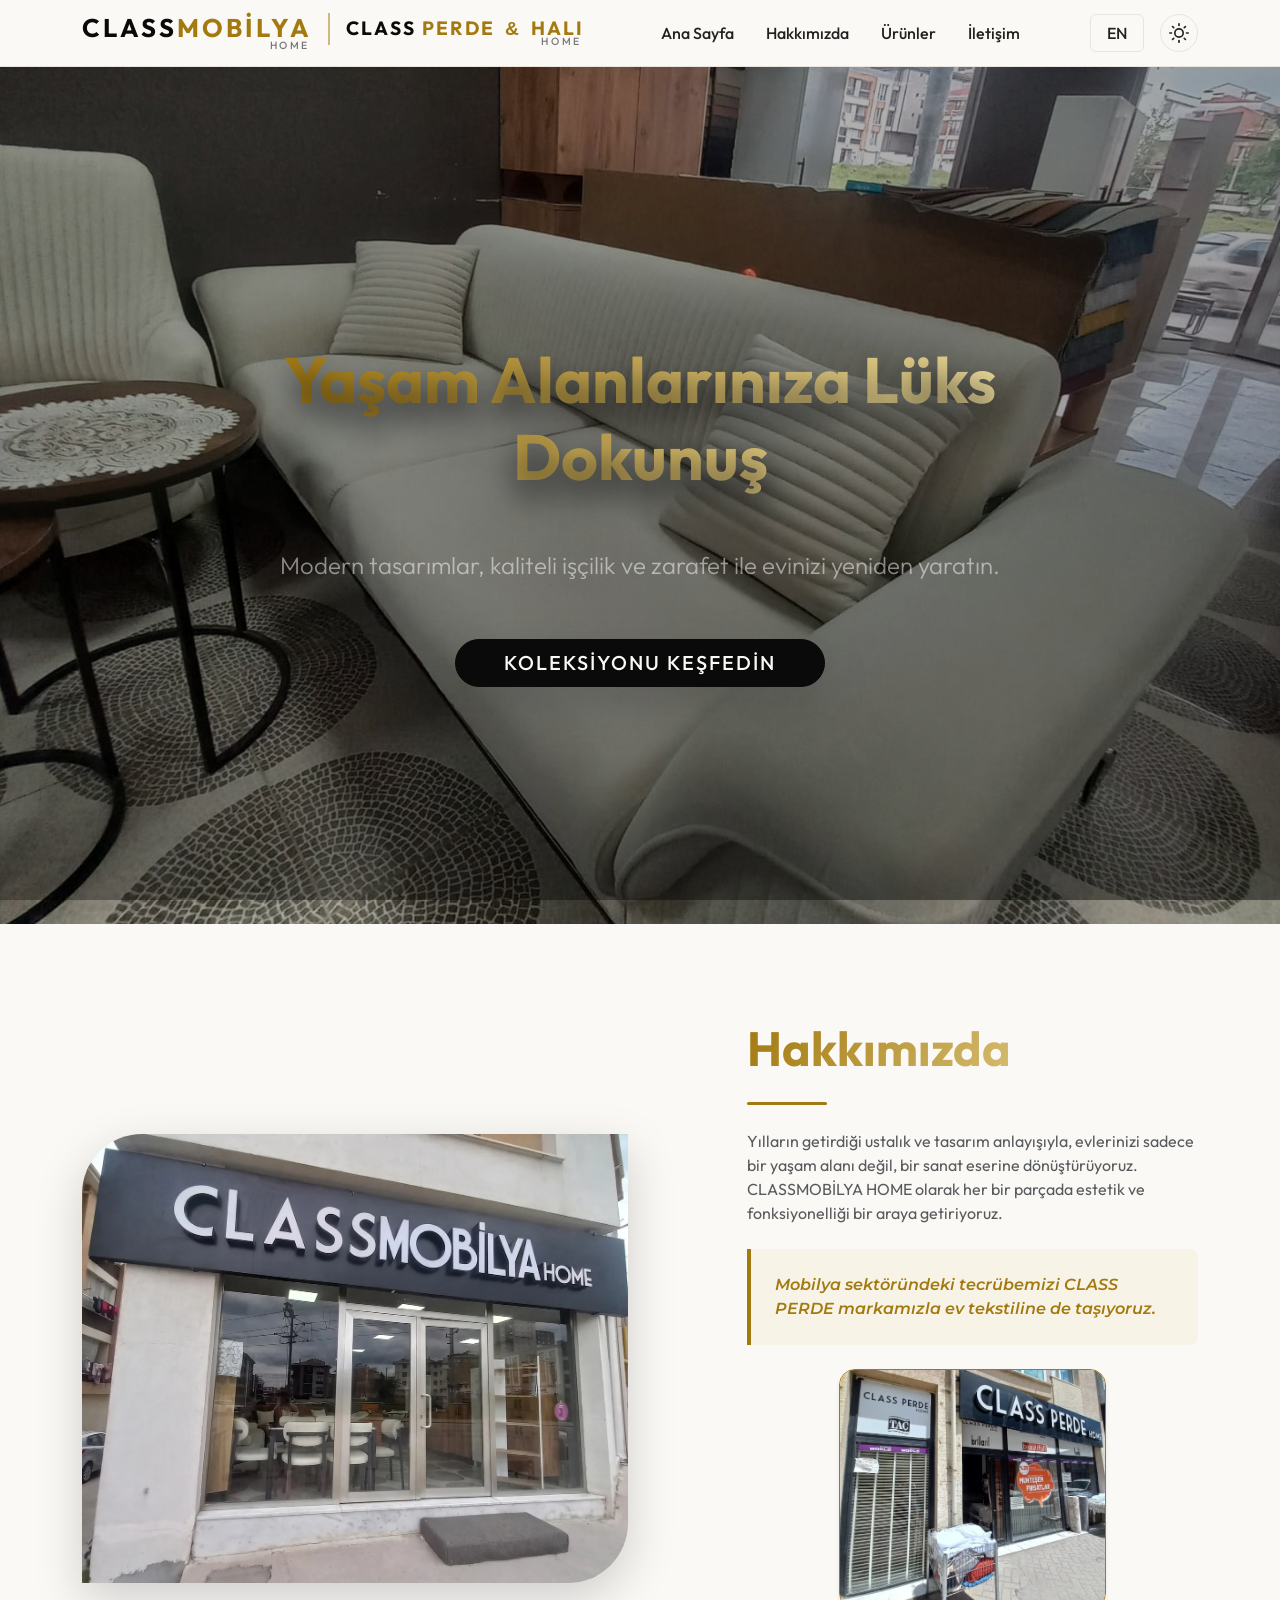
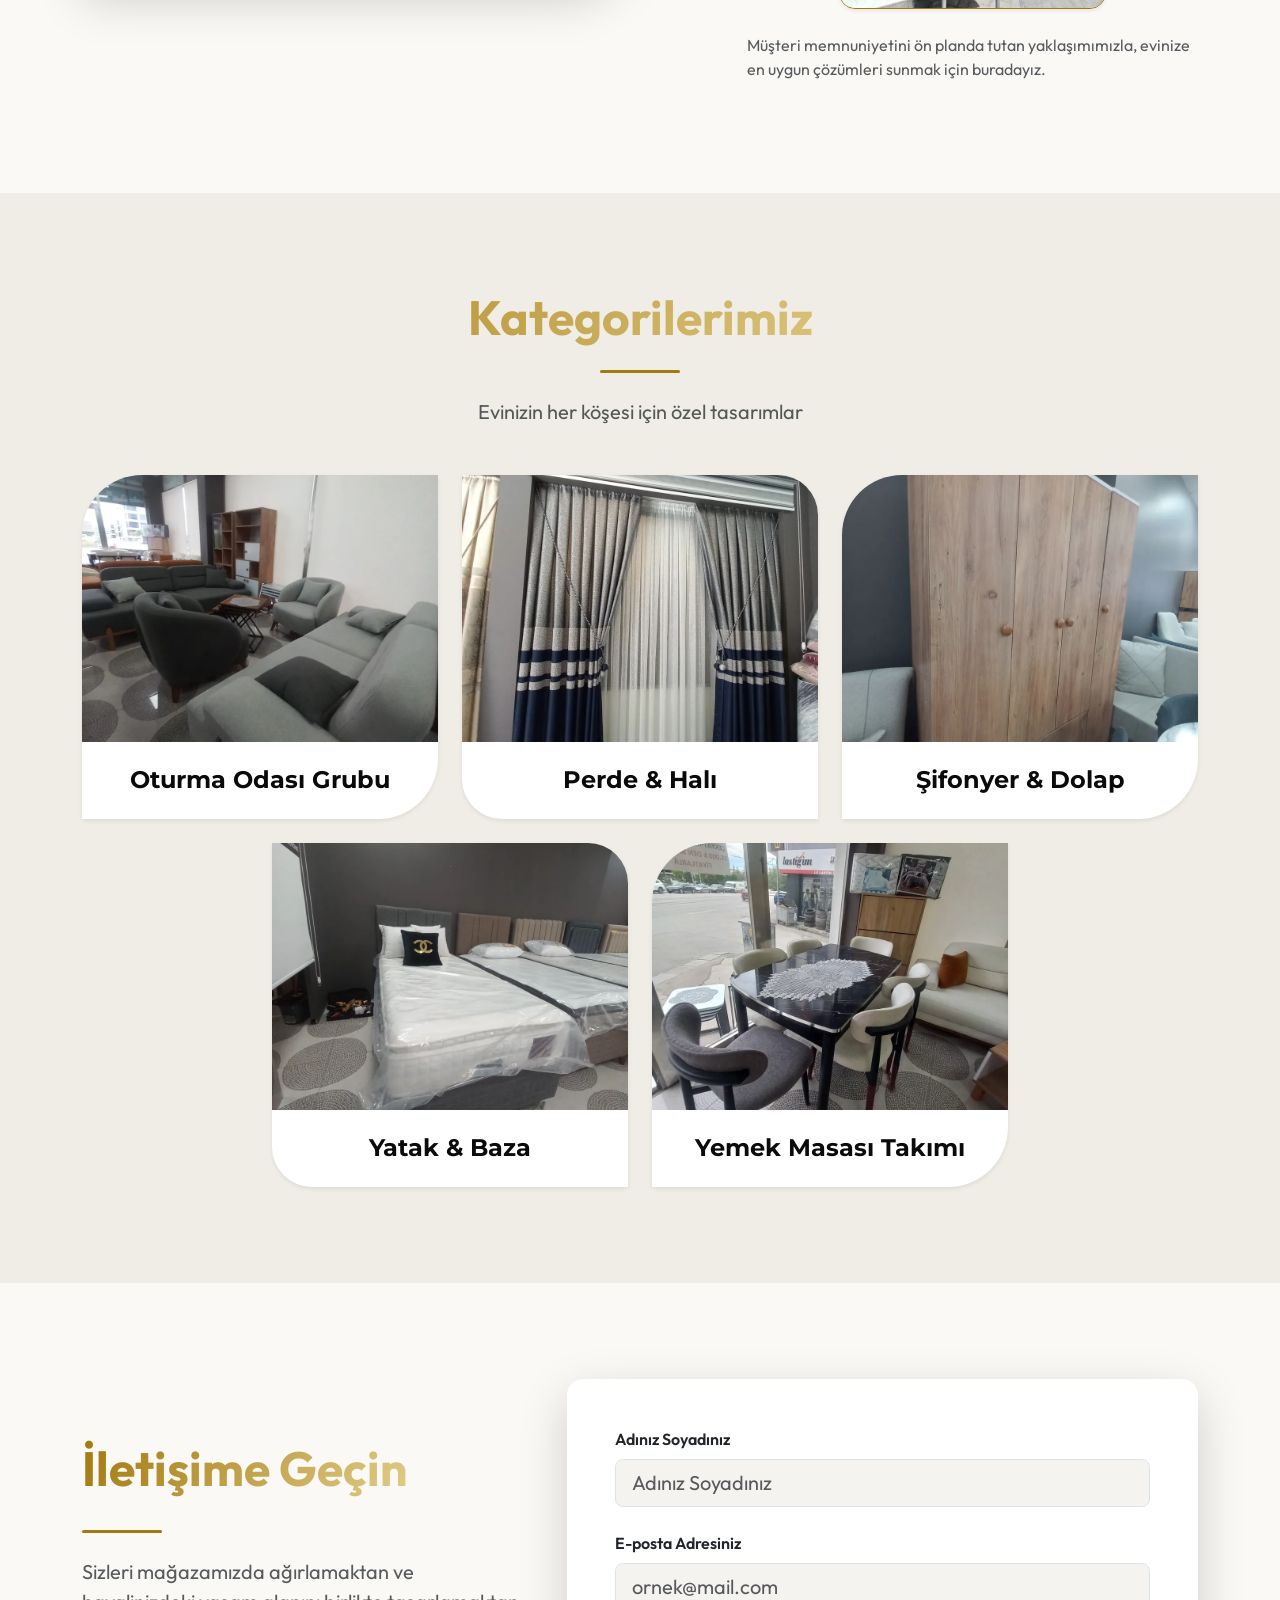
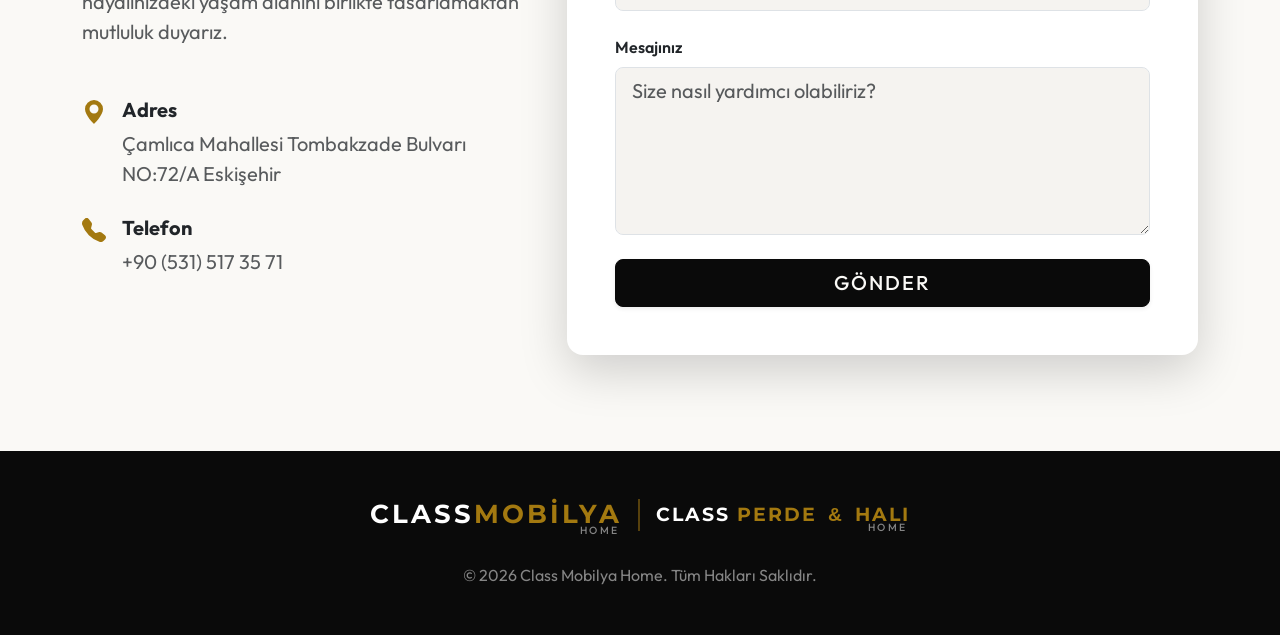
<file: index.html>
<!DOCTYPE html>
<html lang="tr" data-theme="light">
<head>
    <meta charset="UTF-8">
    <meta name="viewport" content="width=device-width, initial-scale=1.0">
    <meta name="description" content="CLASSMOBİLYA HOME ve CLASS PERDE ile evinize lüks ve zarafet katın. Kaliteli mobilya ve ev tekstili koleksiyonumuzu keşfedin.">
    <title>CLASSMOBİLYA HOME | Lüks Mobilya ve Ev Tekstili</title>

    <link rel="icon" type="image/png" href="favicon.png">

    <meta property="og:title" content="CLASSMOBİLYA HOME">
    <meta property="og:description" content="Lüks mobilya ve ev tekstilinde kalite ve şıklığın adresi.">
    <meta property="og:type" content="website">
    <meta property="og:url" content="https://www.classmobilyahome.com">

    <link href="https://cdn.jsdelivr.net/npm/bootstrap@5.3.3/dist/css/bootstrap.min.css" rel="stylesheet" integrity="sha384-QWTKZyjpPEjISv5WaRU9OFeRpok6YctnYmDr5pNlyT2bRjXh0JMhjY6hW+ALEwIH" crossorigin="anonymous">

    <link rel="preconnect" href="https://cdn.jsdelivr.net" crossorigin>
    <link rel="preconnect" href="https://fonts.googleapis.com">
    <link rel="preconnect" href="https://fonts.gstatic.com" crossorigin>
    <link href="https://fonts.googleapis.com/css2?family=Outfit:wght@300;400;500;600&family=Montserrat:wght@400;500;600;700&display=swap" rel="stylesheet">

    <link rel="preconnect" href="https://www.googletagmanager.com">
    <link rel="preload" as="image" href="fotograflar/koltuk.jpeg" fetchpriority="high">

    <link rel="stylesheet" href="css/style.css?v=9">

    <script async src="https://www.googletagmanager.com/gtag/js?id=G-TEST123456"></script>
    <script>
      window.dataLayer = window.dataLayer || [];
      function gtag(){dataLayer.push(arguments);}
      gtag('js', new Date());
      gtag('config', 'G-TEST123456');
    </script>
</head>
<body>
    
    <a href="#main-content" class="skip-link" data-i18n="skip_link">Ana içeriğe atla</a>
    
    <header class="header glass-header fixed-top transition-base">
        <div class="container">
            <nav class="navbar navbar-expand-lg custom-navbar" aria-label="Ana Menü">
                <a class="navbar-brand logo d-flex align-items-center text-decoration-none gap-1 gap-md-3" href="index.html" aria-label="Ana Sayfa">
                    <div class="d-flex flex-column align-items-end">
                        <h1 class="mb-0">CLASS<span class="text-secondary-gold">MOBİLYA</span></h1>
                        <span class="logo-subtitle tracking-widest text-uppercase" style="margin-top: -6px; padding-right: 2px;">HOME</span>
                    </div>
                    <div class="vr theme-divider opacity-50" style="height: 32px; width: 2px;"></div>
                    <div class="d-flex flex-column align-items-end">
                        <h2 class="mb-0">CLASS <span class="text-secondary-gold">PERDE <span style="font-family: Arial, sans-serif;" class="mx-1">&amp;</span> HALI</span></h2>
                        <span class="logo-subtitle tracking-widest text-uppercase" style="margin-top: -6px; padding-right: 2px;">HOME</span>
                    </div>
                </a>
                
                <button class="navbar-toggler custom-toggler" type="button" data-bs-toggle="collapse" data-bs-target="#mainNav" aria-controls="mainNav" aria-expanded="false" aria-label="Menüyü Aç/Kapat">
                    <span class="navbar-toggler-icon"></span>
                </button>

                <div class="collapse navbar-collapse" id="mainNav">
                    <ul class="navbar-nav mx-auto mb-2 mb-lg-0 nav-list">
                        <li class="nav-item">
                            <a class="nav-link px-3" href="index.html#hero" data-i18n="nav_home">Ana Sayfa</a>
                        </li>
                        <li class="nav-item">
                            <a class="nav-link px-3" href="index.html#about" data-i18n="nav_about">Hakkımızda</a>
                        </li>
                        
                        <li class="nav-item dropdown dropdown-hover">
                            <a class="nav-link px-3 dropdown-toggle" href="urunler.html" id="navbarDropdown" role="button" data-bs-toggle="dropdown" aria-expanded="false" data-i18n="nav_products">
                                Ürünler
                            </a>
                            <ul class="dropdown-menu shadow-lg border-0" aria-labelledby="navbarDropdown">
                                <li><a class="dropdown-item" href="urunler.html?kategori=koltuklar" data-i18n="filter_sofas">Koltuklar</a></li>
                                <li><a class="dropdown-item" href="urunler.html?kategori=perde" data-i18n="filter_curtains">Perde & Halı</a></li>
                                <li><a class="dropdown-item" href="urunler.html?kategori=dolap" data-i18n="filter_cabinets">Şifonyer & Dolap</a></li>
                                <li><a class="dropdown-item" href="urunler.html?kategori=yatak" data-i18n="filter_beds">Yatak & Baza</a></li>
                                <li><a class="dropdown-item" href="urunler.html?kategori=yemek-masasi" data-i18n="filter_dining">Yemek Masaları</a></li>
                                <li><hr class="dropdown-divider"></li>
                                <li><a class="dropdown-item" href="urunler.html?kategori=all" data-i18n="filter_all">Tüm Koleksiyon</a></li>
                            </ul>
                        </li>
                        <li class="nav-item">
                            <a class="nav-link px-3" href="index.html#contact" data-i18n="nav_contact">İletişim</a>
                        </li>
                    </ul>
                    
                    <div class="d-flex align-items-center gap-3">
                        
                        <button id="dil-degistirici" class="btn btn-outline-secondary lang-btn fw-medium d-flex align-items-center justify-content-center px-3" aria-label="Dili Değiştir">
                            EN
                        </button>

                        <button id="tema-degistirici" class="btn theme-toggle rounded-circle d-flex align-items-center justify-content-center p-2" aria-label="Karanlık/Aydınlık Tema Değiştir">
                            <svg class="sun-icon" xmlns="http://www.w3.org/2000/svg" width="20" height="20" viewBox="0 0 24 24" fill="none" stroke="currentColor" stroke-width="2" stroke-linecap="round" stroke-linejoin="round" aria-hidden="true"><circle cx="12" cy="12" r="5"></circle><line x1="12" y1="1" x2="12" y2="3"></line><line x1="12" y1="21" x2="12" y2="23"></line><line x1="4.22" y1="4.22" x2="5.64" y2="5.64"></line><line x1="18.36" y1="18.36" x2="19.78" y2="19.78"></line><line x1="1" y1="12" x2="3" y2="12"></line><line x1="21" y1="12" x2="23" y2="12"></line><line x1="4.22" y1="19.78" x2="5.64" y2="18.36"></line><line x1="18.36" y1="5.64" x2="19.78" y2="4.22"></line></svg>
                            <svg class="moon-icon" xmlns="http://www.w3.org/2000/svg" width="20" height="20" viewBox="0 0 24 24" fill="none" stroke="currentColor" stroke-width="2" stroke-linecap="round" stroke-linejoin="round" aria-hidden="true"><path d="M21 12.79A9 9 0 1 1 11.21 3 7 7 0 0 0 21 12.79z"></path></svg>
                        </button>
                    </div>
                </div>
            </nav>
        </div>
    </header>

    <main id="main-content">
        
        <section id="hero" class="hero d-flex align-items-center position-relative overflow-hidden z-1" aria-labelledby="hero-title">
            <div class="hero-bg position-absolute w-100 h-100 z-n1"></div>
            <div class="container">
                <div class="row">
                    <div class="col-lg-8 mx-auto text-center hero-content">
                        <h2 id="hero-title" class="display-3 fw-bold mb-4 text-white text-shadow-lg text-gradient" data-i18n="hero_title">Yaşam Alanlarınıza Lüks Dokunuş</h2>
                        <div class="animated-line bg-white"></div>
                        <p class="lead mb-5 text-white-50 fw-light fs-4 mt-4" data-i18n="hero_subtitle">Modern tasarımlar, kaliteli işçilik ve zarafet ile evinizi yeniden yaratın.</p>
                        <a href="urunler.html" class="btn btn-premium btn-lg rounded-pill text-uppercase px-5 shadow-lg mt-2" data-i18n="hero_btn">Koleksiyonu Keşfedin</a>
                    </div>
                </div>
            </div>
        </section>

        <section id="about" class="section py-6" aria-labelledby="about-title">
            <div class="container">
                <div class="row align-items-center gy-5">
                    <div class="col-lg-6 reveal">
                        <div class="image-wrapper position-relative shape-asymmetric overflow-hidden shadow-lg premium-border">
                            <img src="fotograflar/dukkan-tabelasi/tabela.webp" alt="Class Mobilya Mağazası" class="img-fluid w-100 object-fit-cover" width="800" height="600" loading="lazy" decoding="async">
                        </div>
                    </div>
                    <div class="col-lg-5 offset-lg-1 reveal">
                        <h2 id="about-title" class="display-5 fw-bold mb-2 text-primary-dark text-gradient" data-i18n="about_title">Hakkımızda</h2>
                        <div class="animated-line ms-0 mb-4"></div>
                        <p class="fs-6 text-muted mb-4" data-i18n="about_p1">Yılların getirdiği ustalık ve tasarım anlayışıyla, evlerinizi sadece bir yaşam alanı değil, bir sanat eserine dönüştürüyoruz. CLASSMOBİLYA HOME olarak her bir parçada estetik ve fonksiyonelliği bir araya getiriyoruz.</p>
                        <div class="highlight-box p-4 border-start border-4 border-secondary-gold bg-light-gold rounded-end-3 mb-4">
                            <p class="fs-6 mb-0 fst-italic text-secondary-gold fw-semibold font-display" data-i18n="about_highlight">Mobilya sektöründeki tecrübemizi CLASS PERDE markamızla ev tekstiline de taşıyoruz.</p>
                        </div>
                        <div class="mb-4 text-center">
                            <img src="fotograflar/dukkan-tabelasi/classperde.webp" alt="Class Perde Mağazası" class="img-fluid rounded-4 shadow-sm border border-secondary-gold" width="400" height="300" style="max-height: 240px; width: auto;" loading="lazy" decoding="async">
                        </div>
                        <p class="fs-6 text-muted" data-i18n="about_p2">Müşteri memnuniyetini ön planda tutan yaklaşımımızla, evinize en uygun çözümleri sunmak için buradayız.</p>
                    </div>
                </div>
            </div>
        </section>

        <section id="categories" class="section py-6 bg-alt" aria-labelledby="categories-title">
            <div class="container">
                <div class="text-center mb-5 reveal">
                    <h2 id="categories-title" class="display-5 fw-bold text-primary-dark mb-2 text-gradient" data-i18n="categories_title">Kategorilerimiz</h2>
                    <div class="animated-line mx-auto mb-4"></div>
                    <p class="fs-5 text-muted" data-i18n="categories_subtitle">Evinizin her köşesi için özel tasarımlar</p>
                </div>

                <div class="row g-4 justify-content-center">
                    
                    <div class="col-md-6 col-lg-4 reveal">
                        <a href="urunler.html?kategori=koltuklar" class="text-decoration-none">
                            <div class="card border-0 shadow-sm hover-float bg-card overflow-hidden h-100 shape-asymmetric">
                                <div class="ratio ratio-4x3 card-img-wrapper">
                                    <img src="fotograflar/oturma-odasi.webp" alt="Oturma Odası Grubu" class="object-fit-cover" width="600" height="450" loading="lazy" decoding="async">
                                </div>
                                <div class="card-body text-center p-4 bg-primary-dark">
                                    <h3 class="h4 font-display fw-bold mb-0 text-primary-dark" data-i18n="filter_sofas">Oturma Odası Grubu</h3>
                                </div>
                            </div>
                        </a>
                    </div>

                    <div class="col-md-6 col-lg-4 reveal">
                        <a href="urunler.html?kategori=perde" class="text-decoration-none">
                            <div class="card border-0 shadow-sm hover-float bg-card overflow-hidden h-100 shape-asymmetric-alt">
                                <div class="ratio ratio-4x3 card-img-wrapper">
                                    <img src="fotograflar/perde.webp" alt="Perde & Halı" class="object-fit-cover" width="600" height="450" loading="lazy" decoding="async">
                                </div>
                                <div class="card-body text-center p-4">
                                    <h3 class="h4 font-display fw-bold mb-0 text-primary-dark" data-i18n="filter_curtains">CLASS PERDE & HALI</h3>
                                </div>
                            </div>
                        </a>
                    </div>

                    <div class="col-md-6 col-lg-4 reveal">
                        <a href="urunler.html?kategori=dolap" class="text-decoration-none">
                            <div class="card border-0 shadow-sm hover-float bg-card overflow-hidden h-100 shape-asymmetric">
                                <div class="ratio ratio-4x3 card-img-wrapper">
                                    <img src="fotograflar/dolap.webp" alt="Şifonyer & Dolap" class="object-fit-cover" width="600" height="450" loading="lazy" decoding="async">
                                </div>
                                <div class="card-body text-center p-4">
                                    <h3 class="h4 font-display fw-bold mb-0 text-primary-dark" data-i18n="filter_cabinets">Şifonyer & Dolap</h3>
                                </div>
                            </div>
                        </a>
                    </div>

                    <div class="col-md-6 col-lg-4 reveal">
                        <a href="urunler.html?kategori=yatak" class="text-decoration-none">
                            <div class="card border-0 shadow-sm hover-float bg-card overflow-hidden h-100 shape-asymmetric-alt">
                                <div class="ratio ratio-4x3 card-img-wrapper">
                                    <img src="fotograflar/yatak.webp" alt="Yatak & Baza" class="object-fit-cover" width="600" height="450" loading="lazy" decoding="async">
                                </div>
                                <div class="card-body text-center p-4">
                                    <h3 class="h4 font-display fw-bold mb-0 text-primary-dark" data-i18n="filter_beds">Yatak & Baza</h3>
                                </div>
                            </div>
                        </a>
                    </div>

                    <div class="col-md-6 col-lg-4 reveal">
                        <a href="urunler.html?kategori=yemek-masasi" class="text-decoration-none">
                            <div class="card border-0 shadow-sm hover-float bg-card overflow-hidden h-100 shape-asymmetric">
                                <div class="ratio ratio-4x3 card-img-wrapper">
                                    <img src="fotograflar/yemek-masasi.webp" alt="Yemek Masası Takımı" class="object-fit-cover" width="600" height="450" loading="lazy" decoding="async">
                                </div>
                                <div class="card-body text-center p-4">
                                    <h3 class="h4 font-display fw-bold mb-0 text-primary-dark" data-i18n="filter_dining">Yemek Masası Takımı</h3>
                                </div>
                            </div>
                        </a>
                    </div>
                </div>
            </div>
        </section>

        <section id="contact" class="section py-6" aria-labelledby="contact-title">
            <div class="container reveal">
                <div class="row gx-5 gy-5">
                    <aside class="col-lg-5 contact-info d-flex flex-column justify-content-center">
                        <h2 id="contact-title" class="display-5 fw-bold text-primary-dark mb-2 text-gradient" data-i18n="contact_title">İletişime Geçin</h2>
                        <div class="animated-line ms-0 mb-4"></div>
                        <p class="fs-5 text-muted mb-5" data-i18n="contact_desc">Sizleri mağazamızda ağırlamaktan ve hayalinizdeki yaşam alanını birlikte tasarlamaktan mutluluk duyarız.</p>
                        
                        <address class="d-flex flex-column gap-4 text-muted fs-5">
                            <div class="d-flex align-items-start gap-3">
                                <div class="icon-box text-secondary-gold">
                                    <svg xmlns="http://www.w3.org/2000/svg" width="24" height="24" fill="currentColor" class="bi bi-geo-alt-fill" viewBox="0 0 16 16"><path d="M8 16s6-5.686 6-10A6 6 0 0 0 2 6c0 4.314 6 10 6 10zm0-7a3 3 0 1 1 0-6 3 3 0 0 1 0 6z"/></svg>
                                </div>
                                <div>
                                    <strong class="d-block text-body mb-1" data-i18n="contact_address">Adres</strong>
                                    <span>Çamlıca Mahallesi Tombakzade Bulvarı NO:72/A Eskişehir</span>
                                </div>
                            </div>
                            <div class="d-flex align-items-start gap-3">
                                <div class="icon-box text-secondary-gold">
                                    <svg xmlns="http://www.w3.org/2000/svg" width="24" height="24" fill="currentColor" class="bi bi-telephone-fill" viewBox="0 0 16 16"><path fill-rule="evenodd" d="M1.885.511a1.745 1.745 0 0 1 2.61.163L6.29 2.98c.329.423.445.974.315 1.494l-.547 2.19a.678.678 0 0 0 .178.643l2.457 2.457a.678.678 0 0 0 .644.178l2.189-.547a1.745 1.745 0 0 1 1.494.315l2.306 1.794c.829.645.905 1.87.163 2.611l-1.034 1.034c-.74.74-1.846 1.065-2.877.702a18.634 18.634 0 0 1-7.01-4.42 18.634 18.634 0 0 1-4.42-7.009c-.362-1.03-.037-2.137.703-2.877L1.885.511z"/></svg>
                                </div>
                                <div>
                                    <strong class="d-block text-body mb-1" data-i18n="contact_phone">Telefon</strong>
                                    <a href="tel:+905315173571" class="text-decoration-none text-muted link-hover">+90 (531) 517 35 71 </a>
                                </div>
                            </div>

                        </address>
                    </aside>
                    
                    <div class="col-lg-7">
                        <div class="card border-0 shadow-lg p-md-5 p-4 rounded-4 bg-card">
                            <form id="contactForm" action="https://formsubmit.co/infoclassmobilyaperde@gmail.com" method="POST" class="needs-validation" novalidate>
                                <input type="hidden" name="_next" value="https://elifkaner.github.io/ClassMobilya-Perde-Final/">
                                <div class="mb-4">
                                    <label for="name" class="form-label fw-semibold" data-i18n="form_name_label">Adınız Soyadınız</label>
                                    <input type="text" class="form-control form-control-lg bg-input shadow-none" id="name" name="name" required placeholder="Adınız Soyadınız" data-i18n-ph="form_name_ph">
                                    <div class="invalid-feedback fw-medium" id="nameError"></div>
                                </div>
                                <div class="mb-4">
                                    <label for="email" class="form-label fw-semibold" data-i18n="form_email_label">E-posta Adresiniz</label>
                                    <input type="email" class="form-control form-control-lg bg-input shadow-none" id="email" name="email" required placeholder="ornek@mail.com" data-i18n-ph="form_email_ph">
                                    <div class="invalid-feedback fw-medium" id="emailError"></div>
                                </div>
                                <div class="mb-4">
                                    <label for="message" class="form-label fw-semibold" data-i18n="form_msg_label">Mesajınız</label>
                                    <textarea class="form-control form-control-lg bg-input shadow-none" id="message" name="message" rows="5" required placeholder="Size nasıl yardımcı olabiliriz?" data-i18n-ph="form_msg_ph"></textarea>
                                    <div class="invalid-feedback fw-medium" id="msgError"></div>
                                </div>
                                <button type="submit" class="btn btn-premium btn-lg w-100 rounded-3 shadow-sm text-uppercase" data-i18n="form_submit">Gönder</button>
                            </form>
                        </div>
                    </div>
                </div>
            </div>
        </section>
    </main>

    <footer class="bg-footer text-white py-5 mt-auto">
        <div class="container text-center">
            <div class="mb-4 d-flex justify-content-center align-items-center gap-1 gap-md-3">
                <div class="d-flex flex-column align-items-end">
                    <h3 class="mb-0 fw-bold text-white font-display" style="font-size: clamp(0.85rem, 3vw, 1.6rem); letter-spacing: clamp(0px, 0.5vw, 3px); white-space: nowrap;">CLASS<span class="text-secondary-gold">MOBİLYA</span></h3>
                    <span class="tracking-widest text-uppercase text-white-50" style="font-size: 0.65rem; font-weight: 500; margin-top: -6px; padding-right: 2px;">HOME</span>
                </div>
                <div class="vr opacity-50 theme-divider" style="height: 32px; width: 2px;"></div>
                <div class="d-flex flex-column align-items-end">
                    <h4 class="mb-0 fw-bold text-white font-display" style="font-size: clamp(0.65rem, 2.5vw, 1.2rem); letter-spacing: clamp(0px, 0.5vw, 2px); white-space: nowrap;">CLASS <span class="text-secondary-gold">PERDE <span style="font-family: Arial, sans-serif;" class="mx-1">&amp;</span> HALI</span></h4>
                    <span class="tracking-widest text-uppercase text-white-50" style="font-size: 0.65rem; font-weight: 500; margin-top: -6px; padding-right: 2px;">HOME</span>
                </div>
            </div>
            <div class="text-white-50 fs-6">
                <p class="mb-0">&copy; <span id="yil"></span> Class Mobilya Home. <span data-i18n="footer_rights">Tüm Hakları Saklıdır.</span></p>
            </div>
        </div>
    </footer>

    <script src="https://cdn.jsdelivr.net/npm/bootstrap@5.3.3/dist/js/bootstrap.bundle.min.js" defer></script>
    <script src="js/script-v2.js?v=22" defer></script>
</body>
</html>
</file>
<file: css/style.css>
:root {
    
    --renk-ana-koyu: #0a0a0a;
    --renk-ikincil-altin: #a37910; 
    --renk-arkaplan: #faf9f6; 
    --renk-arkaplan-alt: #f0ede6;
    --renk-kart-arkaplan: #ffffff;
    --renk-metin: #222222;
    --renk-metin-soluk: #777777;
    --renk-kenarlik: #e8e5dc;
    --renk-girdi-arkaplan: #f5f3f0;
    --renk-footer: #0a0a0a;
    --renk-acik-altin: rgba(212, 175, 55, 0.08);

    --font-ana: 'Outfit', sans-serif;
    --font-baslik: 'Montserrat', sans-serif;

    --gecis-hizli: 0.25s ease-in-out;
    --gecis-normal: 0.4s cubic-bezier(0.25, 0.8, 0.25, 1);
    --gecis-yavas: 0.8s cubic-bezier(0.25, 0.8, 0.25, 1);
}

[data-theme="dark"] {
    --renk-ana-koyu: #ffffff;
    --renk-ikincil-altin: #e6c25a; 
    --renk-arkaplan: #0d0d0d;
    --renk-arkaplan-alt: #141414;
    --renk-kart-arkaplan: #1a1a1a;
    --renk-metin: #e6e6e6;
    --renk-metin-soluk: #999999;
    --renk-kenarlik: #2a2a2a;
    --renk-girdi-arkaplan: #141414;
    --renk-footer: #050505;
    --renk-acik-altin: rgba(230, 194, 90, 0.08);
}

@media (min-width: 992px) {
    ::-webkit-scrollbar {
        width: 8px;
    }
    ::-webkit-scrollbar-track {
        background: var(--renk-arkaplan);
    }
    ::-webkit-scrollbar-thumb {
        background: var(--renk-ikincil-altin);
        border-radius: 10px;
    }
    ::-webkit-scrollbar-thumb:hover {
        background: var(--renk-ana-koyu);
    }
}

@media (max-width: 991px) {
    ::-webkit-scrollbar {
        display: none;
    }
    * {
        scrollbar-width: none;
        -ms-overflow-style: none;
    }
}

html {
    scroll-behavior: smooth;
    scroll-padding-top: 90px;
    overflow-x: hidden;
    overflow-y: scroll;
}

body {
    font-family: var(--font-ana);
    background-color: var(--renk-arkaplan);
    color: var(--renk-metin);
    transition: background-color var(--gecis-normal), color var(--gecis-normal);
    overflow-x: hidden;
    width: 100%;
    margin: 0;
    padding: 0;
}

.font-display {
    font-family: var(--font-baslik) !important;
}

.text-primary-dark {
    color: var(--renk-ana-koyu) !important;
}

.text-secondary-gold {
    color: var(--renk-ikincil-altin) !important;
}

.text-gradient {
    background: linear-gradient(120deg, var(--renk-ikincil-altin), #f3e5ab);
    -webkit-background-clip: text;
    -webkit-text-fill-color: transparent;
}
[data-theme="dark"] .text-gradient {
    background: linear-gradient(120deg, var(--renk-ikincil-altin), #fff);
    -webkit-background-clip: text;
    -webkit-text-fill-color: transparent;
}

.animated-line {
    width: 0;
    height: 3px;
    background: var(--renk-ikincil-altin);
    transition: width 1s cubic-bezier(0.25, 0.8, 0.25, 1);
    margin: 1.5rem auto;
    border-radius: 2px;
}
.reveal.active .animated-line {
    width: 80px;
}

.shape-asymmetric {
    border-radius: 60px 0 60px 0 !important;
}
.shape-asymmetric-alt {
    border-radius: 0 40px 0 40px !important;
}

.bg-light-gold {
    background-color: var(--renk-acik-altin) !important;
}

.bg-alt {
    background-color: var(--renk-arkaplan-alt) !important;
}

.bg-card {
    background-color: var(--renk-kart-arkaplan) !important;
}

.bg-footer {
    background-color: var(--renk-footer) !important;
}

.bg-input {
    background-color: var(--renk-girdi-arkaplan) !important;
    color: var(--renk-metin) !important;
}

.bg-input:focus {
    background-color: var(--renk-kart-arkaplan) !important;
    border-color: var(--renk-ikincil-altin) !important;
    box-shadow: 0 0 0 0.25rem rgba(212, 175, 55, 0.25) !important;
}

.border-secondary-gold {
    border-color: var(--renk-ikincil-altin) !important;
}

.tracking-widest {
    letter-spacing: 0.25em;
}

.tracking-wider {
    letter-spacing: 0.15em;
}

.text-shadow-lg {
    text-shadow: 0 15px 30px rgba(0,0,0,0.7);
}

.fs-7 {
    font-size: 0.8rem;
}

.py-6 {
    padding-top: 6rem;
    padding-bottom: 6rem;
}

.cursor-pointer {
    cursor: pointer;
}

[data-theme="dark"] .text-muted {
    color: var(--renk-metin-soluk) !important;
}
[data-theme="dark"] .text-body {
    color: var(--renk-metin) !important;
}

.glass-header {
    background-color: var(--renk-arkaplan);
    border-bottom: 1px solid var(--renk-kenarlik);
    box-shadow: 0 4px 30px rgba(0, 0, 0, 0.05);
    transition: all var(--gecis-normal);
}

[data-theme="dark"] .glass-header {
    background-color: var(--renk-arkaplan);
    border-bottom: 1px solid rgba(255, 255, 255, 0.05);
}

.header.scrolled {
    padding-top: 0.5rem;
    padding-bottom: 0.5rem;
    background-color: var(--renk-arkaplan);
    box-shadow: 0 15px 40px rgba(0, 0, 0, 0.08);
}

[data-theme="dark"] .header.scrolled {
    background-color: var(--renk-arkaplan);
    box-shadow: 0 15px 40px rgba(0, 0, 0, 0.4);
}

.custom-navbar .navbar-toggler {
    border-color: var(--renk-kenarlik);
}
.custom-navbar .navbar-toggler-icon {
    background-image: url("data:image/svg+xml,%3csvg xmlns='http://www.w3.org/2000/svg' viewBox='0 0 30 30'%3e%3cpath stroke='rgba%280, 0, 0, 0.65%29' stroke-linecap='round' stroke-miterlimit='10' stroke-width='2' d='M4 7h22M4 15h22M4 23h22'/%3e%3c/svg%3e");
}
[data-theme="dark"] .custom-navbar .navbar-toggler-icon {
    background-image: url("data:image/svg+xml,%3csvg xmlns='http://www.w3.org/2000/svg' viewBox='0 0 30 30'%3e%3cpath stroke='rgba%28255, 255, 255, 0.8%29' stroke-linecap='round' stroke-miterlimit='10' stroke-width='2' d='M4 7h22M4 15h22M4 23h22'/%3e%3c/svg%3e");
}

.navbar-brand {
    margin-right: 0.5rem;
}

.navbar-brand h1 {
    font-size: clamp(0.85rem, 3vw, 1.6rem);
    letter-spacing: clamp(0px, 0.5vw, 3px);
    font-weight: 700;
    color: var(--renk-ana-koyu);
}

.navbar-brand h2 {
    font-size: clamp(0.65rem, 2.5vw, 1.2rem);
    letter-spacing: clamp(0px, 0.5vw, 2px);
    font-weight: 700;
    color: var(--renk-ana-koyu);
}

@media (max-width: 576px) {
    .custom-navbar .container {
        padding-left: 0.5rem;
        padding-right: 0.5rem;
    }
}

.theme-divider {
    background-color: var(--renk-ikincil-altin) !important;
}
[data-theme="dark"] .theme-divider {
    background-color: #ffffff !important;
}

.logo-subtitle {
    font-size: 0.65rem;
    color: var(--renk-metin-soluk);
    font-weight: 500;
}

.nav-link {
    font-weight: 500;
    color: var(--renk-metin) !important;
    position: relative;
    transition: color var(--gecis-hizli);
}

.nav-link::after {
    content: '';
    position: absolute;
    bottom: -5px;
    left: 50%;
    transform: translateX(-50%);
    width: 0;
    height: 2px;
    background-color: var(--renk-ikincil-altin);
    transition: width var(--gecis-normal);
    border: none !important;
}

.nav-link:hover, .nav-link:focus, .nav-link.active {
    color: var(--renk-ikincil-altin) !important;
}

.nav-link:hover::after, .nav-link:focus::after {
    width: 100%;
}

@media (min-width: 992px) {
    .dropdown-hover:hover > .dropdown-menu {
        display: block;
        margin-top: 0;
        animation: fadeScaleIn 0.3s ease;
    }
}

.theme-toggle, .lang-btn {
    color: var(--renk-metin);
    border-color: var(--renk-kenarlik);
    transition: all var(--gecis-normal);
}

.theme-toggle:hover, .lang-btn:hover, .lang-btn:focus {
    color: var(--renk-ikincil-altin);
    background-color: var(--renk-acik-altin);
    border-color: var(--renk-ikincil-altin);
    transform: scale(1.05);
}

.moon-icon { display: none; }
[data-theme="dark"] .sun-icon { display: none; }
[data-theme="dark"] .moon-icon { display: block; }

.btn-premium {
    background-color: var(--renk-ana-koyu);
    color: var(--renk-arkaplan);
    border: 1px solid var(--renk-ana-koyu);
    transition: all var(--gecis-normal);
    font-weight: 500;
    letter-spacing: 2px;
    position: relative;
    overflow: hidden;
    z-index: 1;
}

.btn-premium::before {
    content: '';
    position: absolute;
    top: 0; left: -100%;
    width: 100%; height: 100%;
    background: linear-gradient(90deg, transparent, rgba(255,255,255,0.2), transparent);
    transition: left 0.5s ease;
    z-index: -1;
}

.btn-premium:hover::before {
    left: 100%;
}

.btn-premium:hover, .btn-premium:focus {
    background-color: var(--renk-ikincil-altin);
    border-color: var(--renk-ikincil-altin);
    color: #fff;
    transform: translateY(-3px);
    box-shadow: 0 15px 30px rgba(212, 175, 55, 0.4);
}

[data-theme="dark"] .btn-premium {
    background-color: var(--renk-ikincil-altin);
    border-color: var(--renk-ikincil-altin);
    color: #121212;
}

[data-theme="dark"] .btn-premium:hover, [data-theme="dark"] .btn-premium:focus {
    background-color: #fff;
    border-color: #fff;
    color: #121212;
    box-shadow: 0 15px 30px rgba(255, 255, 255, 0.2);
}

.link-hover:hover {
    color: var(--renk-ikincil-altin) !important;
}

.hero {
    min-height: 100vh;
    padding-top: 80px;
}
.hero-bg {
    background-image: linear-gradient(135deg, rgba(10,10,10,0.2) 0%, rgba(20,20,20,0.5) 100%), url('../fotograflar/koltuk.jpeg');
    background-position: center;
    background-size: cover;
    background-repeat: no-repeat;
    background-blend-mode: multiply;
}
[data-theme="dark"] .hero-bg {
    background-image: linear-gradient(135deg, rgba(0,0,0,0.4) 0%, rgba(10,10,10,0.7) 100%), url('../fotograflar/koltuk.jpeg');
}

@media (min-width: 992px) {
    .hero-bg {
        background-attachment: fixed;
    }
}

.hero-content {
    animation: slideUpFade 1.2s cubic-bezier(0.25, 0.8, 0.25, 1) forwards;
    opacity: 0;
    transform: translateY(50px);
}

.premium-border {
    position: relative;
    z-index: 1;
}
.premium-border::before {
    content: '';
    position: absolute;
    top: 25px; left: -25px; right: 25px; bottom: -25px;
    border: 3px solid var(--renk-ikincil-altin);
    border-radius: 60px 0 60px 0;
    z-index: -1;
    transition: transform var(--gecis-yavas), border-color var(--gecis-yavas);
}

.image-wrapper:hover.premium-border::before {
    transform: translate(15px, -15px);
    border-color: var(--renk-ana-koyu);
}
[data-theme="dark"] .image-wrapper:hover.premium-border::before {
    border-color: #fff;
}

.image-wrapper img {
    transition: transform 1s cubic-bezier(0.25, 0.8, 0.25, 1);
}

.image-wrapper:hover img {
    transform: scale(1.08) rotate(1deg);
}

.filter-btn {
    border: 1px solid var(--renk-kenarlik);
    color: var(--renk-metin);
    font-weight: 500;
    transition: all var(--gecis-normal);
}

.filter-btn:hover, .filter-btn:focus, .filter-btn.active {
    background-color: var(--renk-ikincil-altin);
    color: #fff;
    border-color: var(--renk-ikincil-altin);
}

[data-theme="dark"] .filter-btn:hover, [data-theme="dark"] .filter-btn:focus, [data-theme="dark"] .filter-btn.active {
    color: #121212;
}

.hover-float {
    transition: transform 0.5s cubic-bezier(0.25, 0.8, 0.25, 1), box-shadow 0.5s ease;
}

.hover-float:hover {
    transform: translateY(-15px);
    box-shadow: 0 30px 60px rgba(0,0,0,0.12) !important;
}

[data-theme="dark"] .hover-float:hover {
    box-shadow: 0 30px 60px rgba(0,0,0,0.6) !important;
}

.card-img-wrapper img {
    transition: transform 1s cubic-bezier(0.25, 0.8, 0.25, 1);
}

.hover-float:hover .card-img-wrapper img {
    transform: scale(1.1);
}

@keyframes slideUpFade {
    0% {
        opacity: 0;
        transform: translateY(50px) scale(0.98);
    }
    100% {
        opacity: 1;
        transform: translateY(0) scale(1);
    }
}

@keyframes fadeScaleIn {
    from {
        opacity: 0;
        transform: translateY(-15px) scale(0.95);
    }
    to {
        opacity: 1;
        transform: translateY(0) scale(1);
    }
}

.reveal {
    opacity: 0;
    transform: translateY(50px) scale(0.95);
    transition: opacity 0.8s cubic-bezier(0.25, 0.8, 0.25, 1), transform 0.8s cubic-bezier(0.25, 0.8, 0.25, 1);
}

.reveal.active {
    opacity: 1;
    transform: translateY(0) scale(1);
}

.modal-fullscreen .modal-content {
    min-height: 100vh;
}

.modal-image {
    min-height: 200px;
    max-height: 300px;
}

@media (min-width: 992px) {
    .modal-image {
        min-height: 400px;
        max-height: none;
    }
}

.btn-close-custom {
    opacity: 0.8;
    transition: all var(--gecis-hizli);
}
.btn-close-custom:hover {
    opacity: 1;
    transform: rotate(180deg) scale(1.1);
    background-color: var(--renk-ikincil-altin);
}

[data-theme="dark"] .bg-input,
[data-theme="dark"] .form-label {
    color: #ffffff !important;
}

[data-theme="dark"] .bg-input::placeholder {
    color: rgba(255, 255, 255, 0.5) !important;
}

.dropdown-item.active, 
.dropdown-item:active {
    background-color: transparent !important;
    color: var(--renk-ikincil-altin) !important;
}

.dropdown-item:hover,
.dropdown-item:focus {
    background-color: transparent !important;
    color: var(--renk-ikincil-altin) !important;
}

[data-theme="dark"] .dropdown-menu {
    background-color: var(--renk-kart-arkaplan);
    border: 1px solid var(--renk-kenarlik) !important;
}

[data-theme="dark"] .dropdown-item {
    color: var(--renk-metin);
    transition: background-color var(--gecis-hizli), color var(--gecis-hizli);
}

[data-theme="dark"] .dropdown-item:hover,
[data-theme="dark"] .dropdown-item:focus,
[data-theme="dark"] .dropdown-item.active, 
[data-theme="dark"] .dropdown-item:active {
    background-color: transparent !important;
    color: var(--renk-ikincil-altin) !important;
}
</file>
